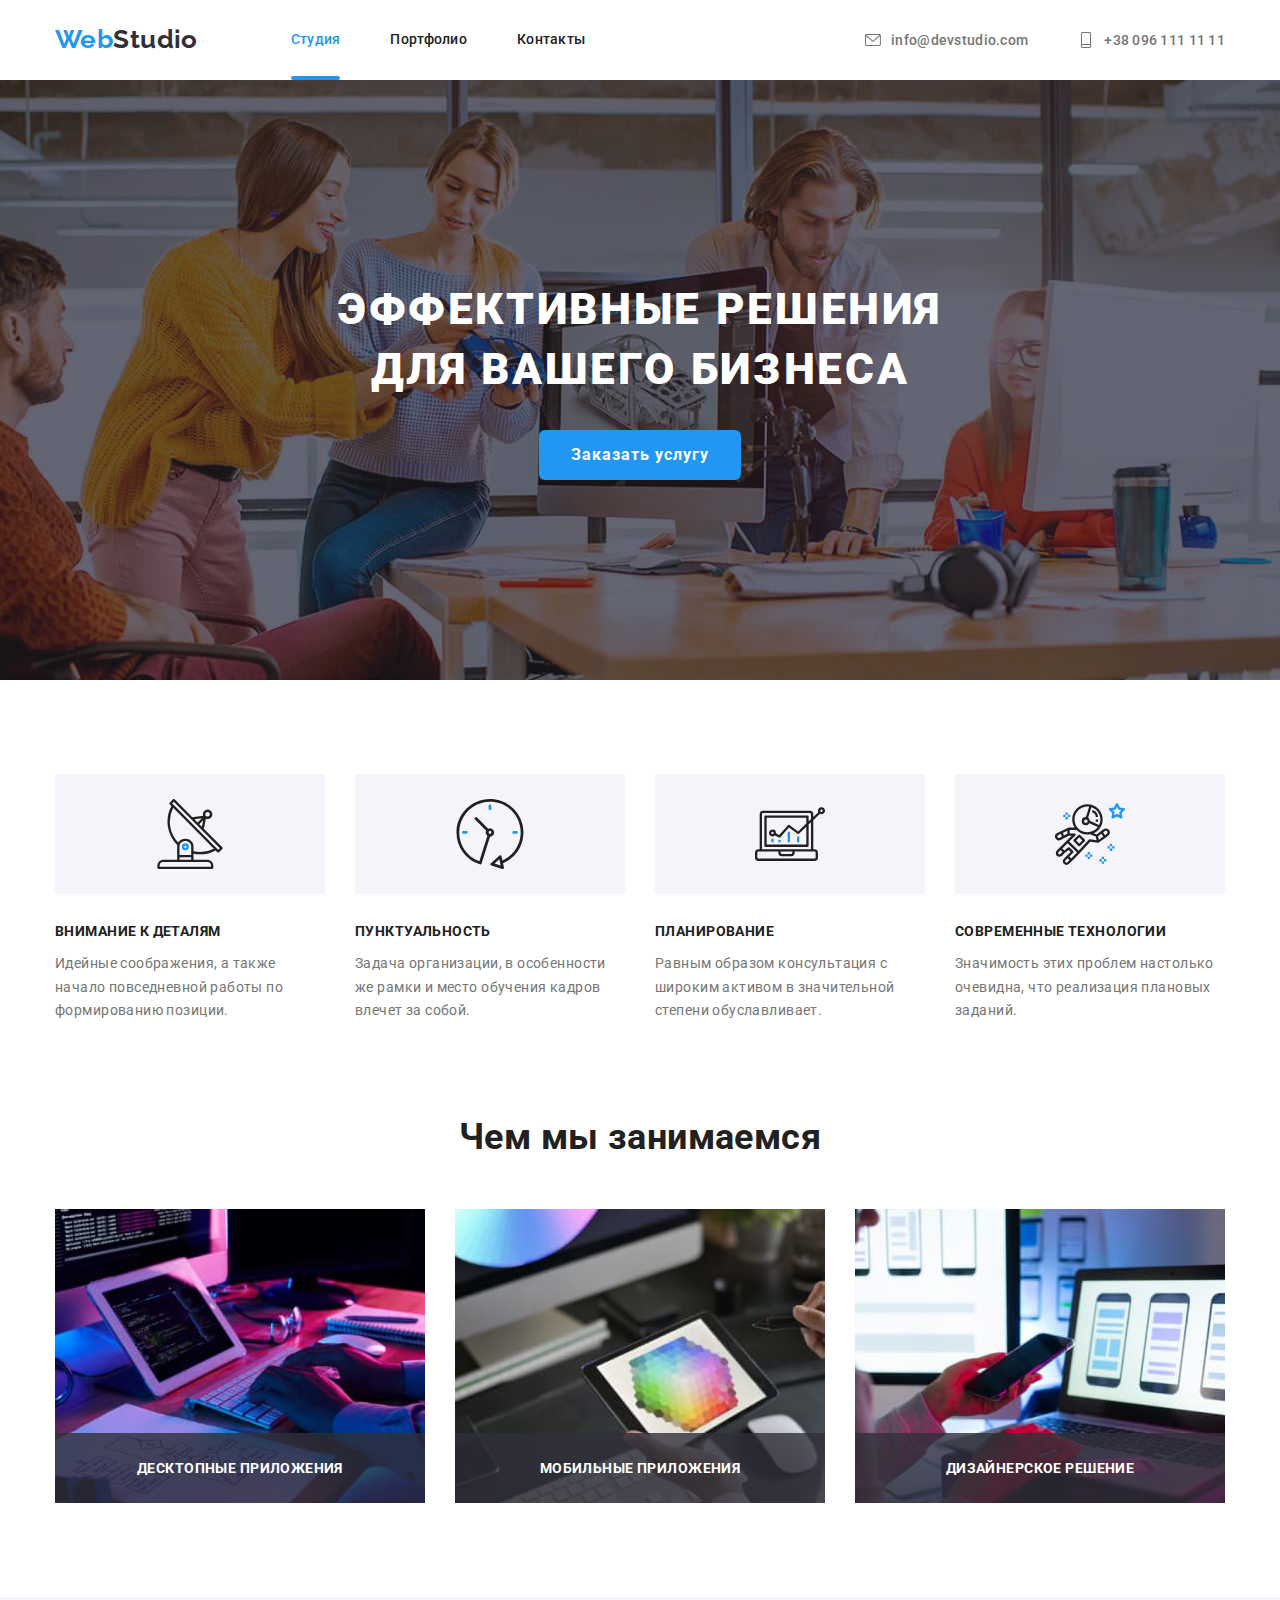
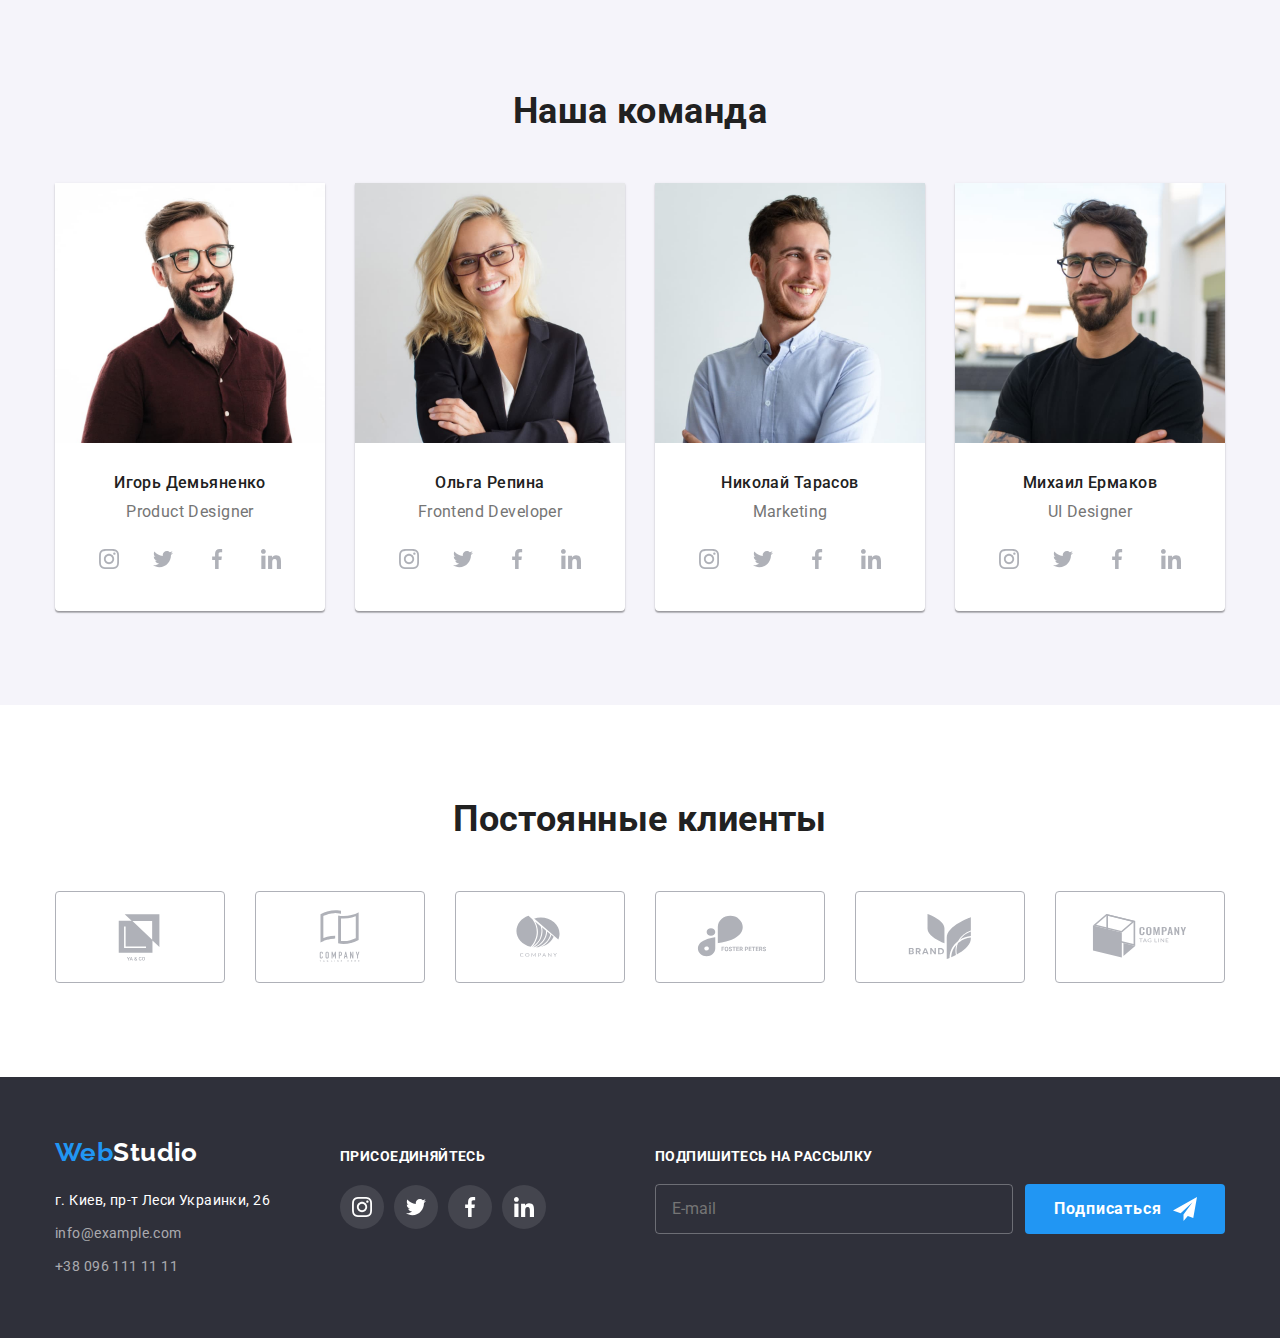
<file: index.html>
<!DOCTYPE html>
<html lang="ru">
<head>
    <meta charset="UTF-8">
    <meta http-equiv="X-UA-Compatible" content="IE=edge">
    <meta name="viewport" content="width-device-width>, initial-scale=1.0">
     
    <title>Студия</title>
    <link rel="preconnect" href="https://fonts.googleapis.com">
    <link rel="preconnect" href="https://fonts.gstatic.com" crossorigin>
    <link href="https://fonts.googleapis.com/css2?family=Raleway:wght@700&family=Roboto:wght@400;500;700;900&display=swap" rel="stylesheet">
    <link rel="stylesheet" href="https://cdnjs.cloudflare.com/ajax/libs/modern-normalize/1.1.0/modern-normalize.min.css">
    <link rel="stylesheet" href="./css/styles.css">
</head>
<body>
    <header>
        <div class="container header-flex">
    <nav class="container-nav">  
    <a class="logo" lang="en" href=""><span class="logo-color">Web</span>Studio</a>
        <ul class="list-style-nav">
           <li class="header"><a class="header-item current" href="./index.html">Студия</a></li>
           <li class="header"><a class="header-item" href="./portfolio.html">Портфолио</a></li>
           <li class="header"><a class="header-item" href="">Контакты</a></li>
       </ul>
    </nav>
     
       <ul class="list-style-auth">
           <li><a class="mail" href="mailto:info@devstudio.com" target="_blank">
            <svg class="icon-letter" width="16px" height="12px">
                <use href="./images/icons.svg/symbol-defs.svg#envelope" ></use>
            </svg>info@devstudio.com</a>
            </li>
           <li><a class="tel" href="tel:+380961111111" target="_blank">
            <svg class="icon-phone" width="12px" height="16px">
                <use href="./images/icons.svg/symbol-defs.svg#icon-smartphone"></use>
            </svg>+38 096 111 11 11</a>
           </li>
       </ul>
    </div>  
    
     </header>
<main>
<section class="heading">
    <div class="container">
        
        <h1 class="heading-title"> Эффективные решения для вашего бизнеса</h1>
        <button type="button" class="heading-btn" data-modal-open>Заказать услугу</button>
    </div>
</section>
<section class="work">
    <div class="container">
        <!--<h2> Все основные функции которые нужны для выполнения качественной
            работы и достижение максимального результата основаны на менеджменте. </h2>--> 
    <ul class="list-style-work">
        <li class="antena"><h3>Внимание к деталям </h3>
            <p> Идейные соображения, а также начало повседневной работы по формированию позиции.</p>
        </li>
        <li class="clock"><h3>Пунктуальность</h3>
            <p>Задача организации, в особенности же рамки и место обучения кадров влечет за собой.</p>
        </li>
        <li class="diagram"><h3>Планирование</h3>
            <p>Равным образом консультация с широким активом в значительной степени обуславливает.</p>
        </li>
        <li class="astronaut"><h3>Современные технологии</h3>    
            <p>Значимость этих проблем настолько очевидна, что реализация плановых заданий.</p>
        </li>
    </ul>
</div>

</section>
<section class="about">
    <div class="container">
        <h2 class="about-title">Чем мы занимаемся</h2>
<ul class="list-style">
    <li><img src="./images/img1.jpg" alt="чертеж" width="370" height="294">
    <div class="about-text">
         <p>Десктопные приложения</p>
    </div></li>
    <li><img src="./images/img2.jpg" alt="компьютер" width="370" height="294">
        <div class="about-text">
            <p>Мобильные приложения</p>
       </div></li>
    <li><img src="./images/img3.jpg" alt="планшет" width="370" height="294">
        <div class="about-text">
            <p>Дизайнерское решение</p>
       </div></li>
</ul>
</div>
</section>
<section class="team">
        <h2>Наша команда</h2>
        <div class="container">
    <ul>
        <li class="team-card">            
            <img src="./images/img1-1.jpg" alt="мужчина" width="270" height="260">
            <div class="cards">
            <h3>Игорь Демьяненко</h3>
            <p>Product Designer</p>
        <ul class="social-link">
            <li class="list-icon"><a href="htps://www.instagram.com" class="social-link-item">
                <svg class="social-icon" width="20" height="20">
                    <use href="./images/icons.svg/symbol-defs.svg#instagram"></use>
                </svg>
            </a>
            </li>
            <li class="list-icon"><a href="htps://www.instagram.com" class="social-link-item">
                <svg class="social-icon" width="20" height="20">
                    <use href="./images/icons.svg/symbol-defs.svg#twitter"></use>
                </svg>
            </a>
            </li>
            <li class="list-icon"><a href="htps://www.instagram.com" class="social-link-item">
                <svg class="social-icon" width="20" height="20">
                    <use href="./images/icons.svg/symbol-defs.svg#facebook"></use>
                </svg>
            </a>
            </li>
            <li class="list-icon"><a href="htps://www.instagram.com" class="social-link-item">
                <svg class="social-icon" width="20" height="20">
                    <use href="./images/icons.svg/symbol-defs.svg#linkedin"></use>
                </svg>
            </a>
            </li>
        </ul>
    </div>   
        </li>
        <li class="team-card">
            
            <img src="./images/img1-2.jpg" alt="женщина" width="270" height="260">
            <div class="cards">
            <h3>Ольга Репина</h3>
            <p>Frontend Developer</p>
            <ul class="social-link">
                <li class="list-icon"><a href="htps://www.instagram.com" class="social-link-item">
                    <svg class="social-icon" width="20" height="20">
                        <use href="./images/icons.svg/symbol-defs.svg#instagram"></use>
                    </svg>
                </a>
                </li>
                <li class="list-icon"><a href="htps://www.instagram.com" class="social-link-item">
                    <svg class="social-icon" width="20" height="20">
                        <use href="./images/icons.svg/symbol-defs.svg#twitter"></use>
                    </svg>
                </a>
                </li>
                <li class="list-icon"><a href="htps://www.instagram.com" class="social-link-item">
                    <svg class="social-icon" width="20" height="20">
                        <use href="./images/icons.svg/symbol-defs.svg#facebook"></use>
                    </svg>
                </a>
                </li>
                <li class="list-icon"><a href="htps://www.instagram.com" class="social-link-item">
                    <svg class="social-icon" width="20" height="20">
                        <use href="./images/icons.svg/symbol-defs.svg#linkedin"></use>
                    </svg>
                </a>
                </li>
            </ul>
        </div>
        </li>
        <li class="team-card">
                       
            <img src="./images/img1-3.jpg" alt="мужчина" width="270" height="260">
            <div class="cards">
            <h3>Николай Тарасов</h3>
            <p>Marketing</p>
            <ul class="social-link">
                <li class="list-icon"><a href="htps://www.instagram.com" class="social-link-item">
                    <svg class="social-icon" width="20" height="20">
                        <use href="./images/icons.svg/symbol-defs.svg#instagram"></use>
                    </svg>
                </a>
                </li>
                <li class="list-icon"><a href="htps://www.instagram.com" class="social-link-item">
                    <svg class="social-icon" width="20" height="20">
                        <use href="./images/icons.svg/symbol-defs.svg#twitter"></use>
                    </svg>
                </a>
                </li>
                <li class="list-icon"><a href="htps://www.instagram.com" class="social-link-item">
                    <svg class="social-icon" width="20" height="20">
                        <use href="./images/icons.svg/symbol-defs.svg#facebook"></use>
                    </svg>
                </a>
                </li>
                <li class="list-icon"><a href="htps://www.instagram.com" class="social-link-item">
                    <svg class="social-icon" width="20" height="20">
                        <use href="./images/icons.svg/symbol-defs.svg#linkedin"></use>
                    </svg>
                </a>
                </li>
            </ul>
        </div>
        </li>
        <li class="team-card">
            
            <img src="./images/img1-4.jpg" alt="мужчина" width="270" height="260">
            <div class="cards">
            <h3>Михаил Ермаков</h3>
            <p>UI Designer</p>
            <ul class="social-link">
                <li class="list-icon"><a href="htps://www.instagram.com" class="social-link-item">
                    <svg class="social-icon" width="20" height="20">
                        <use href="./images/icons.svg/symbol-defs.svg#instagram"></use>
                    </svg>
                </a>
                </li>
                <li class="list-icon"><a href="htps://www.instagram.com" class="social-link-item">
                    <svg class="social-icon" width="20" height="20">
                        <use href="./images/icons.svg/symbol-defs.svg#twitter"></use>
                    </svg>
                </a>
                </li>
                <li class="list-icon"><a href="htps://www.instagram.com" class="social-link-item">
                    <svg class="social-icon" width="20" height="20">
                        <use href="./images/icons.svg/symbol-defs.svg#facebook"></use>
                    </svg>
                </a>
                </li>
                <li class="list-icon"><a href="htps://www.instagram.com" class="social-link-item">
                    <svg class="social-icon" width="20" height="20">
                        <use href="./images/icons.svg/symbol-defs.svg#linkedin"></use>
                    </svg>
                </a>
                </li>
            </ul>
        </div>
        </li>
    </ul>
</div>
</section>
<section class="clients">
    <div class="container">
        <h2>Постоянные клиенты</h2>
        <ul class="list-style-clients">
            <li class="list-clients">
                <a href="" class="list-clients-item"><svg class="logo-icon" width="106px" height="60px">
                    <use href="./images/icons.svg/clients.svg#icon-Logo1"></use>
                </svg></a>
            </li>
            <li class="list-clients">
                <a href="" class="list-clients-item"><svg class="logo-icon" width="106px" height="60px">
                    <use href="./images/icons.svg/clients.svg#icon-Logo2"></use>
                </svg></a>
            </li>
            <li class="list-clients">
                <a href="" class="list-clients-item"><svg class="logo-icon" width="106px" height="60px">
                    <use href="./images/icons.svg/clients.svg#icon-Logo3"></use>
                </svg></a>
            </li>
            <li class="list-clients">
                <a href="" class="list-clients-item"><svg class="logo-icon" width="106px" height="60px">
                    <use href="./images/icons.svg/clients.svg#icon-Logo4"></use>
                </svg></a>
            </li>
            <li class="list-clients">
                <a href="" class="list-clients-item"><svg class="logo-icon" width="106px" height="60px">
                    <use href="./images/icons.svg/clients.svg#icon-Logo5"></use>
                </svg></a>
            </li>
            <li class="list-clients">
                <a href="" class="list-clients-item"><svg class="logo-icon" width="106px" height="60px">
                    <use href="./images/icons.svg/clients.svg#icon-Logo6"></use>
                </svg></a>
            </li>
        </ul>
    </div>
</section>
</main>
<footer class="address">
<div class="container">
    <div class="flex">
    <a class="logo-button" lang="en" href=""><span class="logo-button-color">Web</span>Studio</a>
     <address>
        <ul class="list-style">
            <li class="address-item"><a class="address-item-text" href="https://goo.gl/maps/72AKyJFaNbQAvg726" target="_blank" 
                rel="noopener nofollow noreferrer" >г. Киев, пр-т Леси Украинки, 26</a></li>
            <li class="address-mail"><a class="address-mail-text" href="mailto:info@example.com" >info@example.com</a></li>
            <li class="address-tel"><a class="address-tel-text" href="tel:+380961111111">+38 096 111 11 11</a></li>
        </ul>
        </address>
    </div>
   
    <div class="footer-slogan">
        <p>ПРИСОЕДИНЯЙТЕСЬ</p>
        <ul class="footer-link">
            <li class="list-icon"><a class="footer-link-item" href="htps://www.instagram.com" >
                <svg class="footer-icon" width="20" height="20">
                    <use href="./images/icons.svg/symbol-defs.svg#instagram"></use>
                </svg>
            </a>
            </li>
            <li class="list-icon"><a class="footer-link-item" href="htps://www.instagram.com" >
                <svg class="footer-icon" width="20" height="20">
                    <use href="./images/icons.svg/symbol-defs.svg#twitter"></use>
                </svg>
            </a>
            </li>
            <li class="list-icon"><a class="footer-link-item" href="htps://www.instagram.com" >
                <svg class="footer-icon" width="20" height="20">
                    <use href="./images/icons.svg/symbol-defs.svg#facebook"></use>
                </svg>
            </a>
            </li>
            <li class="list-icon"><a class="footer-link-item" href="htps://www.instagram.com" >
                <svg class="footer-icon" width="20" height="20">
                    <use href="./images/icons.svg/symbol-defs.svg#linkedin"></use>
                </svg>
            </a>
            </li>
        </ul>
        </div>
        <div class="footer-subscribe">
            <p class="text">Подпишитесь на рассылку</p>
            <form class="footer-form">
            <input type="email" name="email" placeholder="E-mail" class="footer-input" />
      <div class="btn-wrapper">
            <button type="submit" class="button footer-submit">Подписаться</button>
            <svg class="icon" width="24" height="24">
            <use href="./images/icons.svg/send.svg#icon-send" />
        </svg>
      </div>
    </form>
  </div>
</div>

</footer>
<div class="backdrop is-hidden" data-modal>
    <div class="modal">
            <button type="button" class="modal-close-btn" data-modal-close>
            <svg width="11" height="11">
            <use href="./images/icons.svg/vector.svg#icon-Vector"></use>
            </svg>
        </button>
        <p class="modal-title">Оставьте свои данные, мы вам перезвоним</p>
    <form>
        <div class="form-field">
            <label for="name">Имя </label>
            <div class="input-wrap">
              <input type="text" name="name" id="name" class="modal-input" />
              <svg class="modal-icon" width="18" height="18">
                <use href="./images/icons.svg/form.svg#icon-person"></use>
              </svg>
            </div>
          </div>
          <div class="form-field">
            <label for="tel">Телефон</label>
            <div class="input-wrap">
              <input type="tel" name="tel" id="tel" class="modal-input" />
              <svg class="modal-icon" width="18" height="18">
                <use href="./images/icons.svg/form.svg#icon-phone"></use>
              </svg>
            </div>
          </div>
          <div class="form-field">
            <label for="email">Почта</label>
            <div class="input-wrap">
              <input type="email" name="email" id="email" class="modal-input" />
              <svg class="modal-icon" width="18" height="18">
                <use href="./images/icons.svg/form.svg#icon-email"></use>
              </svg>
            </div>
          </div> 
          <div class="form-field comment">
            <label for="comment">Комментарий</label>
            <textarea name="comment" placeholder="Введите текст" id="comment"></textarea>
          </div> 
          <div class="form-field check">
            <input
              type="checkbox"
              name="policy"
              value="true"
              id="policy"
              class="modal-check visually-hidden"/>
            <label for="policy" class="check-text">
              <span>
                <svg class="check-icon" width="16" height="15">
                  <use href="./images/icons.svg/form.svg#icon-check"></use></svg></span>
             Соглашаюсь с рассылкой и принимаю
              <a href="/" class="check-link">Условия договора</a></label>
          </div>
          <button type="submit" class="button modal-submit">Отправить</button> 
    </form>
    </div>
</div>
<script src="./js/modal.js"></script>
</body>
</html>
</file>
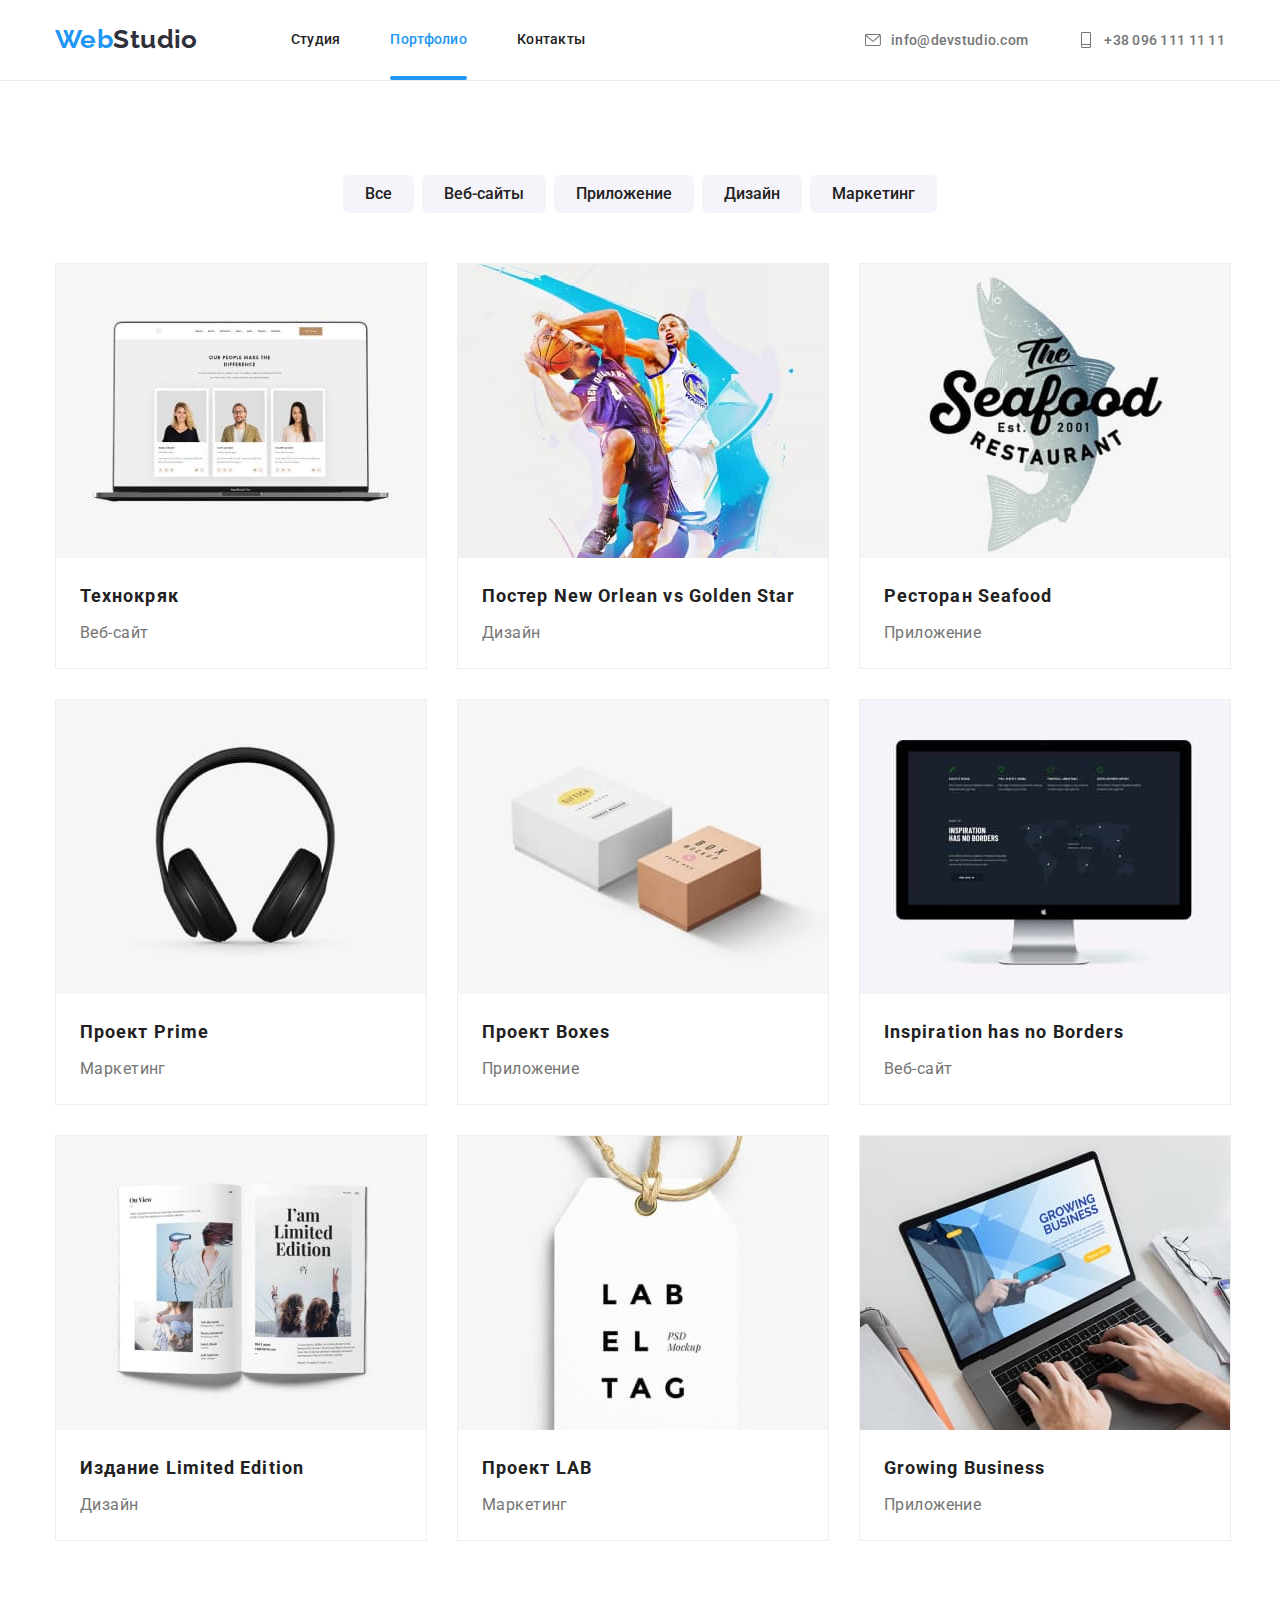
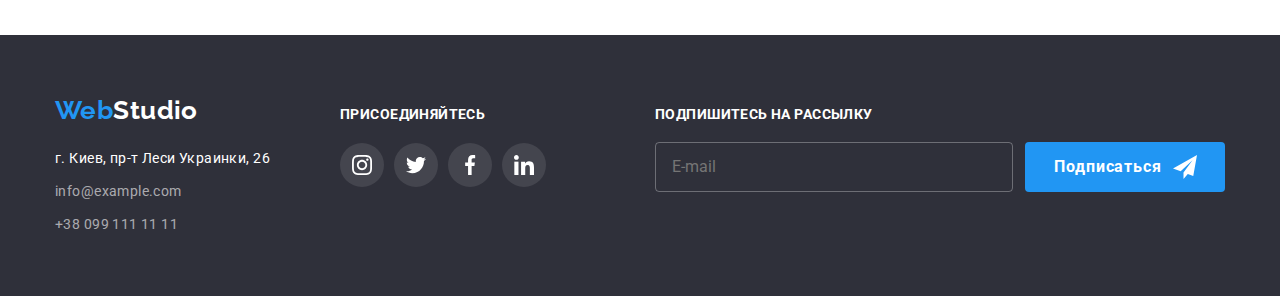
<file: portfolio.html>
<!DOCTYPE html>
<html lang="ru">
<head>
    <meta charset="UTF-8">
    <meta http-equiv="X-UA-Compatible" content="IE=edge">
    <meta name="viewport" content="width=device-width, initial-scale=1.0">
    <title>Портфолио</title>
    <link rel="preconnect" href="https://fonts.googleapis.com">
    <link rel="preconnect" href="https://fonts.gstatic.com" crossorigin>
    <link href="https://fonts.googleapis.com/css2?family=Raleway:wght@700&family=Roboto:wght@400;500;700;900&display=swap" rel="stylesheet">
    <link rel="stylesheet" href="https://cdnjs.cloudflare.com/ajax/libs/modern-normalize/1.1.0/modern-normalize.min.css">
    <link rel="stylesheet" href="./css/styles.css">
</head>
<body class="portfolio">
    <header>
        <div class="container header-flex">
        <nav class="container-nav">  
        <a class="logo" lang="en" href=""><span class="logo-color">Web</span>Studio</a>
            <ul class="list-style-nav">
               <li class="header"><a  class="header-item" href="./index.html">Студия</a></li>
               <li class="header"><a  class="header-item current" href="./portfolio.html">Портфолио</a></li>
               <li class="header"><a  class="header-item" href="">Контакты</a></li>
           </ul>
        </nav>
             <ul class="list-style-auth">
               <li><a class="mail" href="mailto:info@devstudio.com" target="_blank"><svg class="icon-letter" width="16px" height="12px">
                <use href="./images/icons.svg/symbol-defs.svg#envelope" ></use>
            </svg> info@devstudio.com</a></li>
               <li><a class="tel" href="tel:+380961111111" target="_blank"><svg class="icon-phone" width="12px" height="16px">
                <use href="./images/icons.svg/symbol-defs.svg#icon-smartphone"></use>
            </svg> +38 096 111 11 11</a></li>
           </ul>
        </div>
        
         </header>
<main>
    <section class="menu">
        <div class="container">
                     <!--<h1> Наши работы</h1>--> 
        <ul class="menu-button">
           <li><button type="button" class="menu-btn">Все</button></li>
           <li><button type="button" class="menu-btn">Веб-сайты</button></li>
           <li><button type="button" class="menu-btn">Приложение</button></li>
           <li><button type="button" class="menu-btn">Дизайн</button></li>
           <li><button type="button" class="menu-btn">Маркетинг</button></li>
        </ul>
    
<ul class="flex-container">
            <li class="flex-element">
                <a class="portfolio-link" href="" target="_blank" rel="noreferrer noopener nofollow">
                <div class="card">
                <img src="./images/img1.2.jpg" alt="компьютер с фото" width="370" height="294">
                  <div class="card-overlay">
                    <p class="card-overlay-text">Ресурс предлагает комплексные предложения с разным уровнем функционала и
                        сервисов. Все это позволит посетителю получить
                        исчерпывающие сведения о компании или частном лице.</p>
                </div>
                </div>
                <div class="card-group">
                    <h2>Технокряк</h2>
                    <p class="flex-container-text">Веб-сайт</p>
                </div>  
            </a></li>
            <li class="flex-element"><a class="portfolio-link" href="" target="_blank" rel="noreferrer noopener nofollow">
                    <div class="card">
                    <img src="./images/img2.2.jpg" alt="компьютер с фото" width="370" height="294">
                    <div class="card-overlay">
                      <p class="card-overlay-text">Ресурс предлагает комплексные предложения с разным уровнем функционала и
                          сервисов. Все это позволит посетителю получить
                          исчерпывающие сведения о компании или частном лице.</p>
                  </div>
                  </div>
                  <div class="card-group">
                    <h2 lang="en">Постер New Orlean vs Golden Star</h2>
                    <p class="flex-container-text">Дизайн</p>
                </div>
            </a></li>
            <li class="flex-element"><a class="portfolio-link" href="" target="_blank" rel="noreferrer noopener nofollow">
                 <div class="card"> 
                    <img src="./images/img3.2.jpg" alt="компьютер с фото" width="370" height="294">
                    <div class="card-overlay">
                      <p class="card-overlay-text">Ресурс предлагает комплексные предложения с разным уровнем функционала и
                          сервисов. Все это позволит посетителю получить
                          исчерпывающие сведения о компании или частном лице.</p>
                  </div>
                  </div>
                  <div class="card-group">
                    <h2>Ресторан Seafood</h2>
                        <p class="flex-container-text">Приложение</p>
                </div>
            </a></li>
           <li class="flex-element"><a class="portfolio-link" href="" target="_blank" rel="noreferrer noopener nofollow">
                <div class="card">
                    <img src="./images/img4.2.jpg" alt="компьютер с фото" width="370" height="294">
                    <div class="card-overlay">
                      <p class="card-overlay-text">Ресурс предлагает комплексные предложения с разным уровнем функционала и
                          сервисов. Все это позволит посетителю получить
                          исчерпывающие сведения о компании или частном лице.</p>
                  </div>
                  </div>
                  <div class="card-group">
                    <h2>Проект Prime</h2>
                       <p class="flex-container-text">Маркетинг</p>
                </div>
            </a></li>
            <li class="flex-element"><a class="portfolio-link" href="" target="_blank" rel="noreferrer noopener nofollow">
                <div class="card">
                    <img src="./images/img5.2.jpg" alt="компьютер с фото" width="370" height="294">
                    <div class="card-overlay">
                      <p class="card-overlay-text">Ресурс предлагает комплексные предложения с разным уровнем функционала и
                          сервисов. Все это позволит посетителю получить
                          исчерпывающие сведения о компании или частном лице.</p>
                  </div>
                  </div>
                  <div class="card-group">
                    <h2>Проект Boxes</h2>
                       <p class="flex-container-text">Приложение</p>
                </div>
            </a></li>
            <li class="flex-element"><a class="portfolio-link" href="" target="_blank" rel="noreferrer noopener nofollow">
                <div class="card"> 
                    <img src="./images/img6.2.jpg" alt="компьютер с фото" width="370" height="294">
                    <div class="card-overlay">
                      <p class="card-overlay-text">Ресурс предлагает комплексные предложения с разным уровнем функционала и
                          сервисов. Все это позволит посетителю получить
                          исчерпывающие сведения о компании или частном лице.</p>
                  </div>
                  </div>
                  <div class="card-group">
                    <h2>Inspiration has no Borders</h2>
                       <p class="flex-container-text">Веб-сайт</p>
                </div>
            </a></li>
            <li class="flex-element"><a class="portfolio-link" href="" target="_blank" rel="noreferrer noopener nofollow">
                <div class="card">
                    <img src="./images/img7.2.jpg" alt="компьютер с фото" width="370" height="294">
                    <div class="card-overlay">
                      <p class="card-overlay-text">Ресурс предлагает комплексные предложения с разным уровнем функционала и
                          сервисов. Все это позволит посетителю получить
                          исчерпывающие сведения о компании или частном лице.</p>
                  </div>
                  </div>
                  <div class="card-group">
                    <h2>Издание Limited Edition</h2>
                        <p class="flex-container-text">Дизайн</p>
                </div>
            </a></li>
            <li class="flex-element"><a class="portfolio-link" href="" target="_blank" rel="noreferrer noopener nofollow">
                 <div class="card">  
                    <img src="./images/img8.2.jpg" alt="компьютер с фото" width="370" height="294">
                    <div class="card-overlay">
                      <p class="card-overlay-text">Ресурс предлагает комплексные предложения с разным уровнем функционала и
                          сервисов. Все это позволит посетителю получить
                          исчерпывающие сведения о компании или частном лице.</p>
                  </div>
                  </div>
                  <div class="card-group">
                    <h2>Проект LAB</h2>
                        <p class="flex-container-text">Маркетинг</p>
                </div>
            </a></li>
            <li class="flex-element"><a class="portfolio-link" href="" target="_blank" rel="noreferrer noopener nofollow">
                  <div class="card">
                    <img src="./images/img9.2.jpg" alt="компьютер с фото" width="370" height="294">
                    <div class="card-overlay">
                      <p class="card-overlay-text">Ресурс предлагает комплексные предложения с разным уровнем функционала и
                          сервисов. Все это позволит посетителю получить
                          исчерпывающие сведения о компании или частном лице.</p>
                  </div>
                  </div>
                  <div class="card-group">
                    <h2>Growing Business</h2>
                        <p class="flex-container-text">Приложение</p>
                </div>        
            </a></li>
        
        </ul>
    </div>
    </section>
</main>
    <footer class="address">
        <div class="container">
            <div class="flex">
        <a class="logo-button" lang="en" href=""><span class="logo-button-color">Web</span>Studio</a>
        <address>
            <ul class="list-style">
                <li class="address-item"><a class="address-item-text" href="https://goo.gl/maps/72AKyJFaNbQAvg726" target="_blank" 
                    rel="noopener nofollow noreferrer">г. Киев, пр-т Леси Украинки, 26</a></li>
                <li class="address-mail"><a class="address-mail-text" href="mailto:info@example.com">info@example.com</a></li>
                <li class="address-tel"><a class="address-tel-text" href="tel:+380991111111" >+38 099 111 11 11</a></li>
            </ul>
        </address>
            </div>
            <div class="footer-slogan">
                <p>ПРИСОЕДИНЯЙТЕСЬ</p>
                <ul class="footer-link">
                    <li class="list-icon"><a class="footer-link-item" href="htps://www.instagram.com" >
                        <svg class="footer-icon" width="20" height="20">
                            <use href="./images/icons.svg/symbol-defs.svg#instagram"></use>
                        </svg>
                    </a>
                    </li>
                    <li class="list-icon"><a class="footer-link-item" href="htps://www.instagram.com" >
                        <svg class="footer-icon" width="20" height="20">
                            <use href="./images/icons.svg/symbol-defs.svg#twitter"></use>
                        </svg>
                    </a>
                    </li>
                    <li class="list-icon"><a class="footer-link-item" href="htps://www.instagram.com" >
                        <svg class="footer-icon" width="20" height="20">
                            <use href="./images/icons.svg/symbol-defs.svg#facebook"></use>
                        </svg>
                    </a>
                    </li>
                    <li class="list-icon"><a class="footer-link-item" href="htps://www.instagram.com" >
                        <svg class="footer-icon" width="20" height="20">
                            <use href="./images/icons.svg/symbol-defs.svg#linkedin"></use>
                        </svg>
                    </a>
                    </li>
                </ul>
                </div>
                <div class="footer-subscribe">
                    <p class="text">Подпишитесь на рассылку</p>
                    <form class="footer-form">
                    <input type="email" name="email" placeholder="E-mail" class="footer-input" />
              <div class="btn-wrapper">
                    <button type="submit" class="button footer-submit">Подписаться</button>
                    <svg class="icon" width="24" height="24">
                    <use href="./images/icons.svg/send.svg#icon-send" />
                </svg>
              </div>
            </form>
          </div>
        </div>

    </footer>
</body>
</html>
</file>
<file: css/styles.css>
html{box-sizing: border-box;}
*,
*::before,
*::after {
  box-sizing: inherit;}

:root{--primary-text-color:#757575;
    --title-text-color:#212121;
    --accent-color:#2196F3;
    --secondary-color: #FFFFFF;
    --background-color:#2F303A;
    --background-light-color:#F5F4FA;
    --link-color: rgba(255, 255, 255, 0.6);
    --cubic: cubic-bezier(0.4, 0, 0.2, 1);
    --timing-function: 250ms;}

body{
font-family: 'Roboto', sans-serif;
background:var(--secondary-color);
letter-spacing: 0.03em;
font-size: 14px;}

ul {list-style: none;
padding: 0;
margin: 0;}

a {text-decoration: none;}

h1,h2,h3,h4,h5,h6,p{margin: 0;
padding: 0;}

/*--------Header----------*/
.container{
width: 1200px;
padding-left: 15px;
padding-right: 15px;
margin-left: auto;
margin-right: auto;}

.logo{
padding-top: 24px;
padding-bottom: 25px;
margin-right: 93px;
font-family: 'Raleway';
font-weight: 700;
font-size: 26px;
line-height: 1.19;
color:var(--background-color);}

.logo-color{color: var(--accent-color);}
/*-------Flex-------*/
.header-flex{display: flex;
    align-items: center;}

.container-nav{
display: flex;
align-items: center;}

.list-style-nav{display: flex;
padding: 0;
margin: 0;}

.header-item.current{color: var(--accent-color);}
.header-item{
display: block;
margin-right: 50px;
padding-top: 32px;
padding-bottom: 32px;
font-weight: 500;
line-height: 1.14;
letter-spacing: 0.02em;
color:var(--title-text-color); }

.header-item:hover,.header-item:focus{
        color: var(--accent-color);}

.list-style-auth{display: flex;
    margin-left: auto;
align-items: center;}

.mail, .tel:not(:last-child)
{margin-right: 50px;}

.mail,.tel{ 
display: flex;  
align-items: center;
justify-content: space-around;
font-weight: 500;
letter-spacing: 0.02em;
color: var(--primary-text-color); }

.mail:hover,.mail:focus{color:var(--accent-color);}
.tel:hover,.tel:focus{color:var(--accent-color);}

.icon-letter{
width: 16px;
height: 12px;
align-items: center;
margin-right: 10px;
border:0;
fill:currentColor;}
.icon-letter:hover .icon-letter:focus{color: var(--accent-color);}

.icon-phone{
width: 16px;
align-items: center;
margin-right: 10px;
border:0;
fill:currentColor;}
.icon-phone:hover .icon-phone:focus{color: var(--accent-color);}

/*----------------Нижнее подчеркивание------------*/

.header-item {
    position: relative;
}
.header-item.current::after {
    content: '';
    position: absolute;
    left: 0;
    bottom: 0;
    display: block;
    width: 100%;
    height: 4px;
    background-color: var(--accent-color);
    border-radius: 2px;
    transition-property: opacity;
    transition-timing-function: cubic-bezier(0.4, 0, 0.2, 1);
    }
    

/*-------------Heading------------*/

.heading{
max-width: 1600px;
margin-left: auto;
margin-right: auto;
background: var(--background-color);
background-image: linear-gradient(
    rgba(47, 48, 58, 0.4),
    rgba(47, 48, 58, 0.4)),
url(../images/icons.svg/heading.jpg);
background-repeat: no-repeat;
background-position: center;
background-size: cover;}

.heading{
display: flex;
align-items: center;
text-align: center;
padding-top: 200px;
padding-bottom: 200px;}

.heading-title {
width: 696px;
font-weight: 900;
font-size: 44px;
line-height: 1.36;
margin: 0 auto;
letter-spacing: 0.06em;
text-transform: uppercase;
color:var(--secondary-color);}

.heading-btn {
margin-top: 30px;
display: inline-block;
text-align: center;
padding: 10px 32px;
min-width: 200px;
height: 50px;
border-style: none;
border-radius: 6px;

cursor: pointer;
background: var(--accent-color);
font-weight: 700;
font-size: 16px;
line-height: 1.88;
letter-spacing: 0.06em;
color:var(--secondary-color);}

.heading-btn{display: inline-block;
    padding: 10px 32px;
    min-width: 200px;
    height: 50px;
    color: var(--secondary-color);
    background-color: var(--accent-color);
    font-weight: 700;
    line-height: 1.88;
    letter-spacing: 0.06em;
    transition-property: background-color;
    transition-duration: 250ms;
    transition-timing-function: cubic-bezier(0.4, 0, 0.2, 1);}
    .heading-btn:hover,
    .heading-btn:focus {
        background-color: #188CE8; }
/*--------------------Modal---------------*/
.backdrop {
width: 100%;
height: 100%;
background-color: rgba(49, 50, 61, 0.443);
position: fixed;
top: 0;
transition: opacity 600ms, visibility 600ms;}
.backdrop.is-hidden .modal {transform: translate(0), scale(0), rotate(180deg);}
.modal {
width: 528px;
min-height: 581px;
border-radius: 4px;
padding: 40px;
background-color: #ffffff;
position: absolute;
top: 50%;
left: 50%;
transform: translate(-50%, -50%) scale(1) rotate(0);
transition: transform 300ms;}
.modal-close-btn {
padding: 0;
cursor: pointer;
display: flex;
width: 30px;
height: 30px;
border: 1px solid rgba(0, 0, 0, 0.1);
border-radius: 50%;
position: absolute;
top: 8px;
right: 8px;
align-items: center;
justify-content: center;
fill: #000000;
background-color: transparent;
transition: fill var(--timing-function) var(--cubic); }
.modal-close-btn:hover,
.modal-close-btn:focus {
  fill: var(--accent-color);
}
.is-hidden {
visibility: none;
opacity: 0;
pointer-events: none;}    

.form-field:nth-child(-n + 3) {
    margin-bottom: 10px;
    transition: fill var(--timing-function)  var(--cubic); }
.form-field:focus-within,
.form-field:hover {fill: var(--accent-color);}
.form-field label {
font-weight: 400;
font-size: 12px;
line-height: 1.16;
letter-spacing: 0.01em;
color: var(--primary-text-color); }
.form-field label:not(:last-child) {
    display: block;
    margin-bottom: 4px; }
.modal-title{
margin-bottom: 12px;
color: var(--title-text-color);
font-weight: 700;
font-size: 20px;
line-height: 1.15;
text-align: center;} 
  .modal-input {
    width: 100%;
    height: 40px;
    margin: 0;
    padding: 12px 12px 12px 42px;
    border: 1px solid rgba(33, 33, 33, 0.2);
    border-radius: 4px;
    transition: border-color var(--timing-function) var(--cubic),
      box-shadow var(--timing-function) var(--cubic); }
  
.modal-input:focus-within,
.modal-input:hover,
textarea:focus-within,
textarea:hover {
border-color: var(--accent-color);
outline: none;}
.input-wrap {position: relative;}
.modal-icon {
position: absolute;
left: 12px;
top: 50%;
transform: translateY(-50%);}
.form-field.comment {margin-bottom: 20px;}
textarea {
display: block;
outline: none;
resize: none;
width: 100%;
height: 120px;
padding: 12px 16px;
border: 1px solid rgba(33, 33, 33, 0.2);
border-radius: 4px;
transition: border-color var(--timing-function) var(--cubic),
      box-shadow var(--timing-function) var(--cubic);}
textarea:placeholder-shown {
    font-weight: 400;
    font-size: 14px;
    line-height: 16px;
    letter-spacing: 0.01em;
    color: rgba(117, 117, 117, 0.5);}

.form-field.check {margin-bottom: 30px;}
/*.check-text p{
    font-weight: 400;
    font-size: 14px;
    line-height: 1.71;}*/

.visually-hidden{
position: absolute;
white-space: nowrap;
width: 1px;
height: 1px;
overflow: hidden;
border: 0;
padding: 0;
clip: rect(0 0 0 0);
clip-path: inset(50%);
margin: -1px;}

.check-text {
display: flex;
align-items: center;
justify-content: center;}
.check-link {
font-weight: 400;
font-size: 14px;
line-height: 1.71;    
margin-left: 4px;
color: var(--accent-color);
text-decoration: underline;}

.check-text span {
position: relative;
background-color: transparent;
transition:
background-color var(--cubic) var(--timing-function),
border var(--cubic) var(--timing-function);
display: flex;
align-items: center;
justify-content: center; 
margin-right: 7px;
width: 16px;
height: 15px;
border: 2px solid var(--title-text-color);
border-radius: 2px;}

.check-icon {
fill: transparent;}

.modal-check:focus + .check-text span,
.modal-check:hover + .check-text span{border-color: var(--accent-color);}

.modal-check:checked + .check-text span{background-color: var(--accent-color);
    border: none;}

.button.modal-submit {
padding: 10px 55px;
display: block;
margin-left: auto;
margin-right: auto;
height: 50px;
min-width: 200px;
border: none;
border-radius: 4px;
color: var(--secondary-color);
background-color: var(--accent-color);
font-family: inherit;
font-weight: 700;
font-size: 16px;
line-height: 1.88;
letter-spacing: 0.06em;
text-align: center;
box-shadow: transparent;
cursor: pointer;}

.button.modal-submit:hover,
.button.modal-submit:focus{box-shadow: 0px 4px 4px rgb(0 0 0 / 15%);}

/*-----------Work-------------*/
.antena::before{
margin-bottom: 30px;
display: flex;

content: "";
background-image: url(../images/icons.svg/Vector\(1\).svg);
background-repeat: no-repeat;
background-position: center;
height: 120px;
background-color:var(--background-light-color) ;
border-radius: 4px;}

.clock::before{
margin-bottom: 30px;
display: flex;

content: "";
background-image: url(../images/icons.svg/clock.svg);
background-repeat: no-repeat;
background-position: center;
height: 120px;
background-color:var(--background-light-color) ;
border-radius: 4px;}
.diagram::before{
margin-bottom: 30px;
display: flex;

content: "";
background-image: url(../images/icons.svg/diagram.svg);
background-repeat: no-repeat;
background-position: center;
height: 120px;
background-color:var(--background-light-color) ;
border-radius: 4px;}  
.astronaut::before{
margin-bottom: 30px;
display: flex;

content: "";
background-image: url(../images/icons.svg/astronaut.svg);
background-repeat: no-repeat;
background-position: center;
height: 120px;
background-color:var(--background-light-color) ;
border-radius: 4px;}

.work{padding-top: 94px;
    padding-bottom: 94px;}

.list-style-work{
display: flex;}

.list-style-work li:not(:last-child)
{margin-right: 30px;}

.work h3 {
font-weight: 700;
line-height: 1.14;
font-size: 14px;
text-transform: uppercase;
color:var(--title-text-color);} 

.work p{
margin-top: 12px;
Width:270px;
line-height: 1.71;
color:var(--primary-text-color);}

/*------------About----------*/
.about{padding-top: 0;
padding-bottom: 94px;}

.about ul{
margin-top: 50px;
display: flex;
max-width: 100%;
height: auto;}
.about li:not(:last-child)
{margin-right: 30px;}

.about-title{
margin: 0;
font-weight: 700;
font-size: 36px;
line-height: 1.16;
text-align: center;
color:var(--title-text-color);}

.list-style img{display: block;
max-width: 100%;
height: auto;}
.about li{position: relative;}
.about-text{
    display: flex;
    justify-content: center;
    align-items: center;
    position: absolute;
    bottom: 0;
    left: 0;
    width: 100%;
    height: 70px;
    background-color: rgba(47, 48, 58, 0.8);
    font-weight: 700;
    text-transform: uppercase;
    color: #FFFFFF;
}
/*-------Team----------*/
.team ul{display:flex;}
.team-card:not(:last-child)
{margin-right: 30px;}

.team {
    padding-top: 94px;
    padding-bottom: 94px;
background: var(--background-light-color);}

.team h2{
margin-bottom: 50px;
font-weight: 700;
font-size: 36px;
line-height: 1.16;
text-align: center;
color:var(--title-text-color);}

.team h3{
margin-bottom: 10px;
font-weight: 500;
font-size: 16px;
line-height: 1.19;
text-align: center;
color:var(--title-text-color);}

.team p{
margin-bottom: 16px;
font-size: 16px;
line-height: 19px;
text-align: center;
color:var(--primary-text-color);}

.team-card{background-color: var(--secondary-color);
border-radius: 0px 0px 4px 4px;
box-shadow: 0px 1px 3px rgba(0, 0, 0, 0.12), 0px 1px 1px rgba(0, 0, 0, 0.14), 0px 2px 1px rgba(0, 0, 0, 0.2);
border-radius: 0px 0px 4px 4px;}

.team img{
display: block;
max-width: 100%;
height: auto;}

.cards{
    padding-top: 30px; ;
    padding-bottom: 30px ;
}

.list-icon:not(:last-child){margin-right: 10px;}
.social-link{
justify-content: center;
align-items: center;}

.social-link-item{
display: flex;
width:100%;
height: 100%;
justify-content: center;
align-items: center;
border-radius: 50%;
background-color: var(--secondary-color);}
.social-link-item:last-child{margin-right: 0;}

.social-icon{ 
fill:#AFB1B8;}
.social-link-item:hover{background-color: var(--accent-color);}
.social-link-item:focus{background-color: var(--accent-color);}
.social-link-item:hover .social-icon{fill: var(--secondary-color);}
.social-link-item:focus .social-icon{fill: var(--secondary-color);}

.list-icon{  
    width: 44px;
    height: 44px;}


/*--------------------------Clients------------*/
.clients{
padding-top: 94px;
padding-bottom: 94px;}

.clients h2{
margin-bottom: 50px;
font-weight: 700;
font-size: 36px;
line-height: 1.16;
text-align: center;
color:var(--title-text-color);}

.list-style-clients{display:flex;
    justify-content: center;}
.list-clients{box-sizing: border-box;}
.list-style-clients li:not(:last-child)
{margin-right: 30px;}

.list-clients-item{
display: inline-flex;
width:170px;
height:92px;
justify-content: center;
align-items: center;
border: 1px solid rgba(175, 177, 184, 1);
border-radius: 4px;
color: #AFB1B8;
transition-property: color, border, box-shadow;
transition-duration: 250ms;
transition-timing-function: cubic-bezier(0.4, 0, 0.2, 1);}


.list-clients-item:hover, .list-clients-item:focus
{color: var(--accent-color);
border: 1px solid var(--accent-color);}

.logo-icon{fill: currentColor;}


/*-----------Footer---------*/
.logo-button{
font-family: 'Raleway';
font-weight: 700;
font-size: 26px;
line-height: 31px;
color:var(--secondary-color);}

.logo-button-color{color: var(--accent-color);}

.address{background: var(--background-color);
padding-top: 60px;
padding-bottom: 60px;}

.address-item-text{
font-style: normal;
font-weight: 400;
font-size: 14px;
line-height: 24px;
color:var(--secondary-color);}

.address-mail-text{
font-style: normal;
font-weight: 400;
font-size: 14px;
line-height:24px;
color: var(--link-color);}

.address-tel-text{
font-style: normal;
font-weight: 400;
font-size: 14px;
line-height: 24px;    
color: var(--link-color);}

.address-item, .address-mail{
    margin-bottom: 9px;} 

.address-item{margin-top: 20px;}
.address>.container{
    display: flex;
    align-items: baseline;}
.flex{max-width: 376px;
min-height: 112px;
margin-right: 70px;}

/*------------------------footer slogan----------*/
.footer-slogan p{
font-weight: 700;
font-size: 14px;
line-height: 1.14;
letter-spacing: 0.03em;
text-transform: uppercase;
color: var(--secondary-color);
margin-bottom: 20px;}
.footer-link{
display: flex;
justify-content: center;
align-items: center;}

.list-icon{
width: 44px;
height: 44px;
margin-right: 10px;}
.list-icon:last-child{margin-right: 0;}

.footer-link-item{
display: flex;
width: 100%;
height: 100%;
justify-content: center;
align-items: center;
border-radius: 50%;
background-color:rgba(255, 255, 255, 0.1);}
.footer-icon{fill:var(--secondary-color);}
.footer-link-item:hover{background-color: var(--accent-color);}

/*--------------------footer subsribe----------------*/

.footer-subscribe .text {
    margin-bottom: 20px;
    color: var(--secondary-color);
    font-weight: 700;
    font-size: 14px;
    line-height: 16px;
    text-transform: uppercase;
  }
.footer-form {
    display: flex;
  }
  
  .footer-subscribe {
    width: 570px;
    margin-left: auto;}
  
  .footer-input {
    width: 358px;
    height: 50px;
    padding: 15px 16px;
    margin-right: 12px;
  
    border: 1px solid rgba(255, 255, 255, 0.3);
    border-radius: 4px;
    background-color: transparent;
    font-family: inherit;
    color: var(--secondary-color);
    font-size: 16px;
    line-height: 1.25;
  }
  
  .footer-input:placeholder-shown {
    color: rgba(255, 255, 255, 0.6);
    font-size: 16px;
    line-height: 1.25;
  }
  
  .button.footer-submit {
    padding: 10px 62px 10px 28px;
        height: 50px;
        min-width: 200px;
        border: none;
        border-radius: 4px;
        color: var(--secondary-color);
        background-color: var(--accent-color);
        font-family: inherit;
        font-weight: 700;
        font-size: 16px;
        line-height: 1.88;
        letter-spacing: 0.06em;
        text-align: center;
        box-shadow: transparent;
        cursor: pointer;
    }
    .button.footer-submit:hover,
    .button.footer-submit:focus{box-shadow: 0px 4px 4px rgb(0 0 0 / 15%);}
  
  .btn-wrapper {
    display: block;
    position: relative;
  }
  
  .btn-wrapper .icon {
    position: absolute;
    top: 13px;
    right: 28px;
  }

    /*-------------Portfolio---------*/
.portfolio header{border-bottom: 1px solid #ECECEC;}    
.menu{
padding-top: 94px;
padding-bottom: 94px;}

.menu-button{
display: flex;
justify-content: center;
margin-bottom: 50px;}

.menu-button li:not(:last-child)
{margin-right: 8px;}

.menu-btn{  
display: inline-block; 
border-radius: 6px;
border-style: none;
padding: 6px 22px;
text-align: center;
max-width: 145px;
cursor: pointer;  

background: var(--background-light-color);
font-weight: 500;
font-size: 16px;
line-height: 1.6;
color:var(--title-text-color);}  

.menu-btn:hover, .menu-btn:focus{
background: var(--accent-color);
color: var(--secondary-color);}

.flex-container img{
display: block;
max-width: 100%;
height: auto;}
    
.flex-container{
list-style: none;
display: flex;
flex-wrap: wrap;
margin-right: -30px;}

.flex-container h2{
width: 322px;
font-weight: 700;
font-size: 18px;
line-height:2;
letter-spacing: 0.06em;
color:var(--title-text-color);}

.flex-container-text{
margin-top: 4px;
font-size: 16px;
line-height: 1.88;
color:var(--primary-text-color);}

.flex-element{
cursor: pointer;
flex-basis: calc(100% / 3 - 60px);
margin-right: 30px;
margin-bottom: 30px;
border: 1px solid #EEEEEE;
transition-property: box-shadow;
transition-duration: 250ms;
transition-timing-function: cubic-bezier(0.4, 0, 0.2, 1);}

.flex-element:nth-child(3n){margin-right: 0;}
.flex-element:nth-last-child(-n+3){margin-bottom: 0;}
.portfolio-link{display: block;}
.portfolio-link:hover{
    box-shadow: 
    0px 1px 1px rgba(0, 0, 0, 0.12), 
    0px 4px 4px rgba(0, 0, 0, 0.06), 
    1px 4px 6px rgba(0, 0, 0, 0.16)}

.card{position: relative;
    overflow: hidden;}
.card-overlay{
    position: absolute;
    bottom: 0;
    left: 0;
    width: 100%;
    height: 100%;
    background-color: rgba(33, 150, 243, 0.9);
    opacity: 0;
    transform: translateY(100%);
    transition-property: transform, opacity;
    transition-duration: 250ms;
    transition-timing-function: cubic-bezier(0.4, 0, 0.2, 1);}
.card-overlay-text{
    position: absolute;
    top: 50%;
    left: 50%;
    transform: translate(-50%, -50%);
    padding: 63px 24px;
    width: 100%;
    height: 100%;
    font-weight: 400;
    font-size: 18px;
    line-height: 1.56;
    letter-spacing: 0.03em;
    color: var(--secondary-color);}
    .portfolio-link:hover .card-overlay,
    .portfolio-link:focus .card-overlay{ 
    opacity: 1;
    transform: translateY(0);}
    .card-group{padding: 20px 24px;}
</file>
